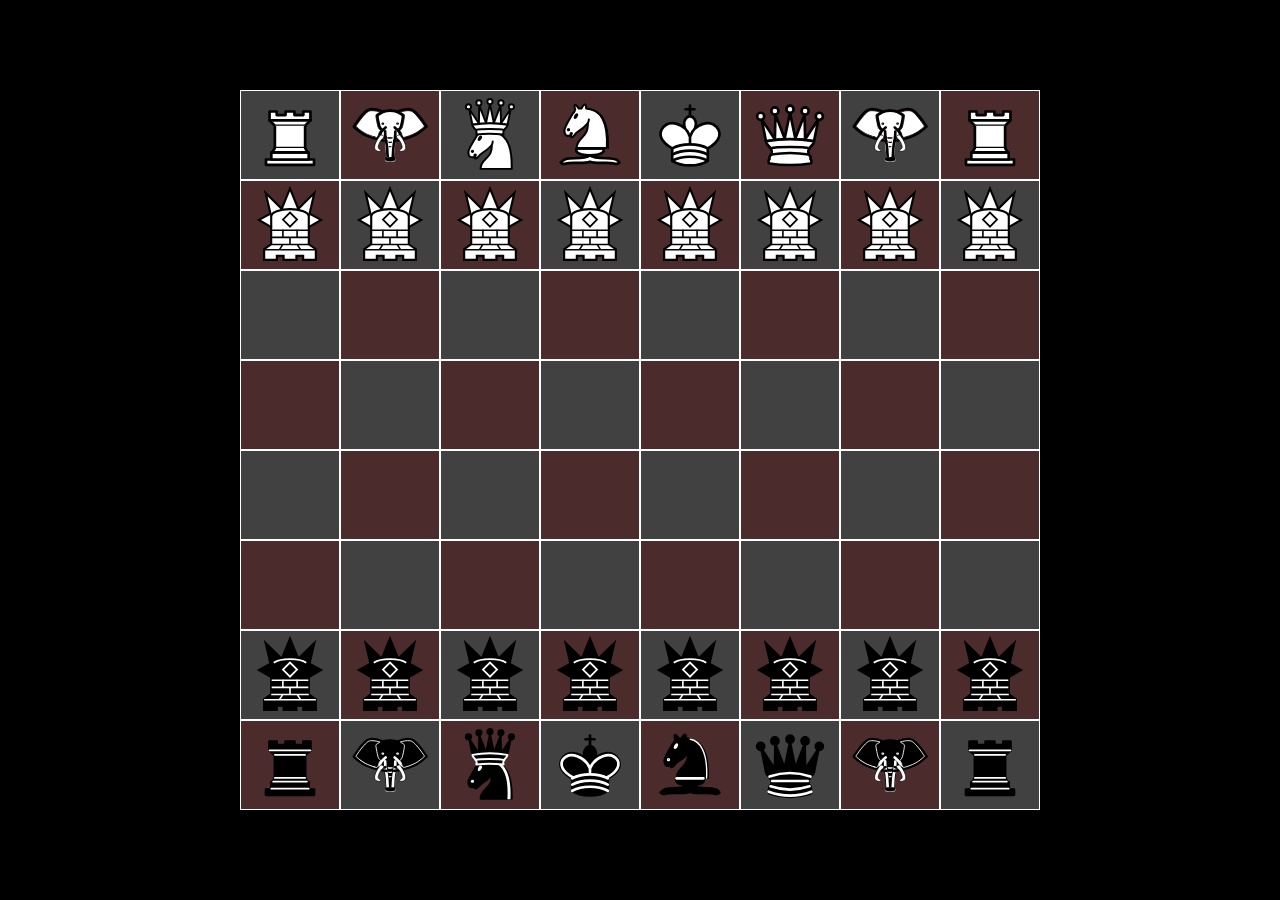
<file: chess/index.html>
<!DOCTYPE html>
<html lang="en">
<head>
    <meta charset="UTF-8">
    <meta name="viewport" content="width=device-width, initial-scale=1.0">
    <title>Chess Game</title>
    <link rel="stylesheet" href="index.css">
</head>
<body>
    <div id="chess-container">
        <div class="square sqr1">
            <img class="icon rook" src="../chess/assets/w-rook.svg">
        </div>
        <div class="square sqr2">
            <img class="icon elephant" src="../chess/assets/w-elephant.svg">
        </div>
        <div class="square sqr3">
            <img class="icon amazon" src="../chess/assets/w-amazon.svg">
        </div>
        <div class="square sqr4">
            <img class="icon bishop" src="../chess/assets/w-archbishop.svg">
        </div>
        <div class="square sqr5">
            <img class="icon black-king" src="../chess/assets/w-king.svg">
        </div>
        <div class="square sqr6">
            <img class="icon queen" src="../chess/assets/w-queen.svg">
        </div>
        <div class="square sqr7">
            <img class="icon elephant" src="../chess/assets/w-elephant.svg">
        </div>
        <div class="square sqr8">
            <img class="icon rook" src="../chess/assets/w-rook.svg">
        </div>

        <div class="square sqr9">
            <img class="icon mann" src="../chess/assets/w-mann.svg">
        </div>
        <div class="square sqr10">
            <img class="icon mann" src="../chess/assets/w-mann.svg">
        </div>
        <div class="square sqr11">
            <img class="icon mann" src="../chess/assets/w-mann.svg">
        </div>
        <div class="square sqr12">
            <img class="icon mann" src="../chess/assets/w-mann.svg">
        </div>
        <div class="square sqr13">
            <img class="icon mann" src="../chess/assets/w-mann.svg">
        </div>
        <div class="square sqr14">
            <img class="icon mann" src="../chess/assets/w-mann.svg">
        </div>
        <div class="square sqr15">
            <img class="icon mann" src="../chess/assets/w-mann.svg">
        </div>
        <div class="square sqr16">
            <img class="icon mann" src="../chess/assets/w-mann.svg">
        </div>

        <div class="square sqr17"></div>
        <div class="square sqr18"></div>
        <div class="square sqr19"></div>
        <div class="square sqr20"></div>
        <div class="square sqr21"></div>
        <div class="square sqr22"></div>
        <div class="square sqr23"></div>
        <div class="square sqr24"></div>

        <div class="square sqr25"></div>
        <div class="square sqr26"></div>
        <div class="square sqr27"></div>
        <div class="square sqr28"></div>
        <div class="square sqr29"></div>
        <div class="square sqr30"></div>
        <div class="square sqr31"></div>
        <div class="square sqr32"></div>

        <div class="square sqr33"></div>
        <div class="square sqr34"></div>
        <div class="square sqr35"></div>
        <div class="square sqr36"></div>
        <div class="square sqr37"></div>
        <div class="square sqr38"></div>
        <div class="square sqr39"></div>
        <div class="square sqr40"></div>

        <div class="square sqr41"></div>
        <div class="square sqr42"></div>
        <div class="square sqr43"></div>
        <div class="square sqr44"></div>
        <div class="square sqr45"></div>
        <div class="square sqr46"></div>
        <div class="square sqr47"></div>
        <div class="square sqr48"></div>

        <div class="square sqr49">
            <img class="icon mann" src="../chess/assets/mann.svg">
        </div>
        <div class="square sqr50">
            <img class="icon mann" src="../chess/assets/mann.svg">
        </div>
        <div class="square sqr51">
            <img class="icon mann" src="../chess/assets/mann.svg">
        </div>
        <div class="square sqr52">
            <img class="icon mann" src="../chess/assets/mann.svg">
        </div>
        <div class="square sqr53">
            <img class="icon mann" src="../chess/assets/mann.svg">
        </div>
        <div class="square sqr54">
            <img class="icon mann" src="../chess/assets/mann.svg">
        </div>
        <div class="square sqr55">
            <img class="icon mann" src="../chess/assets/mann.svg">
        </div>
        <div class="square sqr56">
            <img class="icon mann" src="../chess/assets/mann.svg">
        </div>

        <div class="square sqr57">
            <img class="icon rook" src="../chess/assets/rook.svg">
        </div>
        <div class="square sqr58">
            <img class="icon elephant" src="../chess/assets/elephant.svg">
        </div>
        <div class="square sqr59">
            <img class="icon amazon" src="../chess/assets/amazon.svg">
        </div>
        <div class="square sqr60">
            <img class="icon black-king" src="../chess/assets/b-king.svg">
        </div>
        <div class="square sqr61">
            <img class="icon bishop" src="../chess/assets/archbishop.svg">
        </div>
        <div class="square sqr62">
            <img class="icon queen" src="../chess/assets/queen.svg">
        </div>
        <div class="square sqr63">
            <img class="icon elephant" src="../chess/assets/elephant.svg">
        </div>
        <div class="square sqr64">
            <img class="icon rook" src="../chess/assets/rook.svg">
        </div>
    </div>
    <script src="index.js"></script>
</body>
</html>
</file>
<file: chess/index.css>
* {
    margin: 0;
    padding: 0;
    background-color: black;
}

body {
    display: flex;
    justify-content: center;
    align-items: center;
    min-height: 100vh;
}

#chess-container {
    display: grid;
    grid-template-columns: 100px 100px 100px 100px 100px 100px 100px 100px;
    grid-template-rows: 90px 90px 90px 90px 90px 90px 90px 90px;
}

.square {
    border: 1px solid rgb(255, 255, 255);
}

.sqr1,
.sqr3,
.sqr5,
.sqr7,
.sqr10,
.sqr12,
.sqr14,
.sqr16,
.sqr17,
.sqr19,
.sqr21,
.sqr23,
.sqr26,
.sqr28,
.sqr30,
.sqr32,
.sqr33,
.sqr35,
.sqr37,
.sqr39,
.sqr42,
.sqr44,
.sqr46,
.sqr48,
.sqr49,
.sqr51,
.sqr53,
.sqr55,
.sqr58,
.sqr60,
.sqr62,
.sqr64 {
    background-color: rgb(65, 65, 65);
}

.sqr2,
.sqr4,
.sqr6,
.sqr8,
.sqr9,
.sqr11,
.sqr13,
.sqr15,
.sqr18,
.sqr20,
.sqr22,
.sqr24,
.sqr25,
.sqr27,
.sqr29,
.sqr31,
.sqr34,
.sqr36,
.sqr38,
.sqr40,
.sqr41,
.sqr43,
.sqr45,
.sqr47,
.sqr50,
.sqr52,
.sqr54,
.sqr56,
.sqr57,
.sqr59,
.sqr61,
.sqr63 {
    background-color: rgb(75, 43, 43);
}

.square {
    display: flex;
    justify-content: center;
    align-items: center;
}

/* .square:hover {
    background-color: rgb(29, 27, 27);
} */

.icon {
    background-color: transparent;
    width: 80px;
    height: 80px;
    cursor: pointer;
}
</file>
